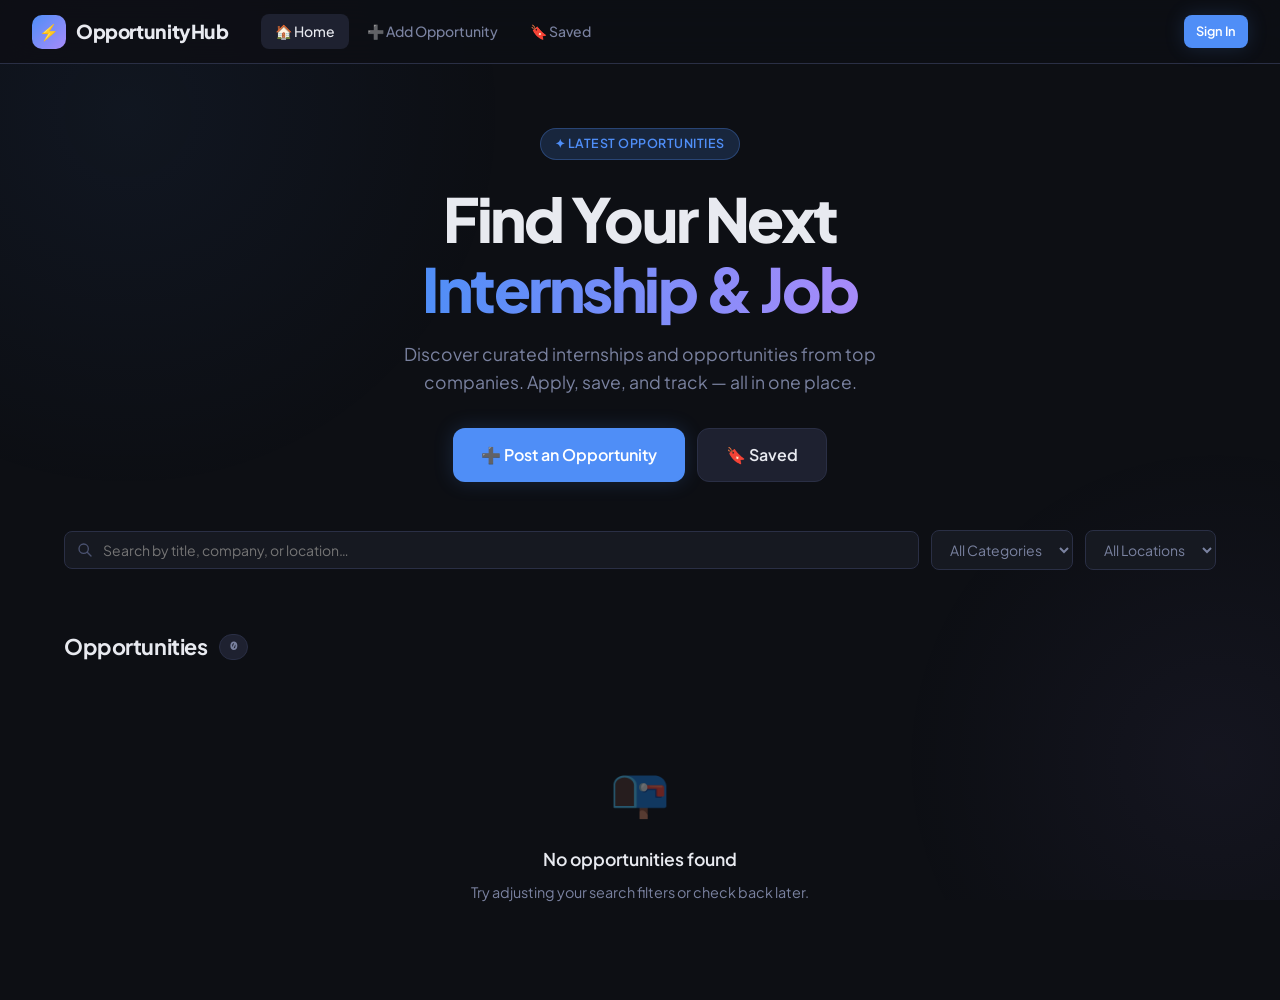
<file: frontend/index.html>
<!DOCTYPE html>
<html lang="en">
<head>
  <meta charset="UTF-8" />
  <meta name="viewport" content="width=device-width, initial-scale=1.0" />
  <title>OpportunityHub — Find Your Next Internship</title>
  <link rel="stylesheet" href="css/style.css" />
</head>
<body>
  <!-- Background glow effect -->
  <div class="glow-bg"></div>

  <!-- Navbar injected by JS -->

  <div class="page-content">
    <!-- ── Hero ── -->
    <section class="hero container">
      <div class="hero-badge">✦ Latest Opportunities</div>
      <h1>
        Find Your Next<br/>
        <span class="gradient">Internship & Job</span>
      </h1>
      <p>
        Discover curated internships and opportunities from top companies.
        Apply, save, and track — all in one place.
      </p>
      <div class="hero-actions">
        <a href="add.html" class="btn btn-primary btn-lg">➕ Post an Opportunity</a>
        <a href="saved.html" class="btn btn-secondary btn-lg">🔖 Saved</a>
      </div>
    </section>

    <!-- ── Filter Bar ── -->
    <div class="container">
      <div class="filter-bar">
        <input
          type="text"
          class="search-input"
          id="searchInput"
          placeholder="Search by title, company, or location…"
          oninput="filterOpportunities()"
        />
        <select class="filter-select" id="categoryFilter" onchange="filterOpportunities()">
          <option value="">All Categories</option>
          <option>Engineering</option>
          <option>Design</option>
          <option>Marketing</option>
          <option>Finance</option>
          <option>Management</option>
          <option>Data Science</option>
          <option>Other</option>
        </select>
        <select class="filter-select" id="locationFilter" onchange="filterOpportunities()">
          <option value="">All Locations</option>
          <option>Remote</option>
          <option>On-site</option>
          <option>Hybrid</option>
        </select>
      </div>

      <!-- ── Opportunities Grid ── -->
      <section class="section">
        <div class="section-title">
          Opportunities
          <span class="count" id="countLabel">—</span>
        </div>
        <div class="cards-grid" id="opportunitiesGrid">
          <!-- Skeleton placeholders while loading -->
          <div class="card" style="height:200px;">
            <div class="skeleton" style="width:60%;height:20px;margin-bottom:10px;"></div>
            <div class="skeleton" style="width:40%;height:14px;margin-bottom:18px;"></div>
            <div class="skeleton" style="width:100%;height:12px;margin-bottom:8px;"></div>
            <div class="skeleton" style="width:80%;height:12px;"></div>
          </div>
          <div class="card" style="height:200px;">
            <div class="skeleton" style="width:55%;height:20px;margin-bottom:10px;"></div>
            <div class="skeleton" style="width:45%;height:14px;margin-bottom:18px;"></div>
            <div class="skeleton" style="width:100%;height:12px;margin-bottom:8px;"></div>
            <div class="skeleton" style="width:70%;height:12px;"></div>
          </div>
          <div class="card" style="height:200px;">
            <div class="skeleton" style="width:65%;height:20px;margin-bottom:10px;"></div>
            <div class="skeleton" style="width:35%;height:14px;margin-bottom:18px;"></div>
            <div class="skeleton" style="width:100%;height:12px;margin-bottom:8px;"></div>
            <div class="skeleton" style="width:85%;height:12px;"></div>
          </div>
        </div>
      </section>
    </div>
  </div>

  <script src="js/utils.js"></script>
  <script src="js/index.js"></script>
</body>
</html>
</file>
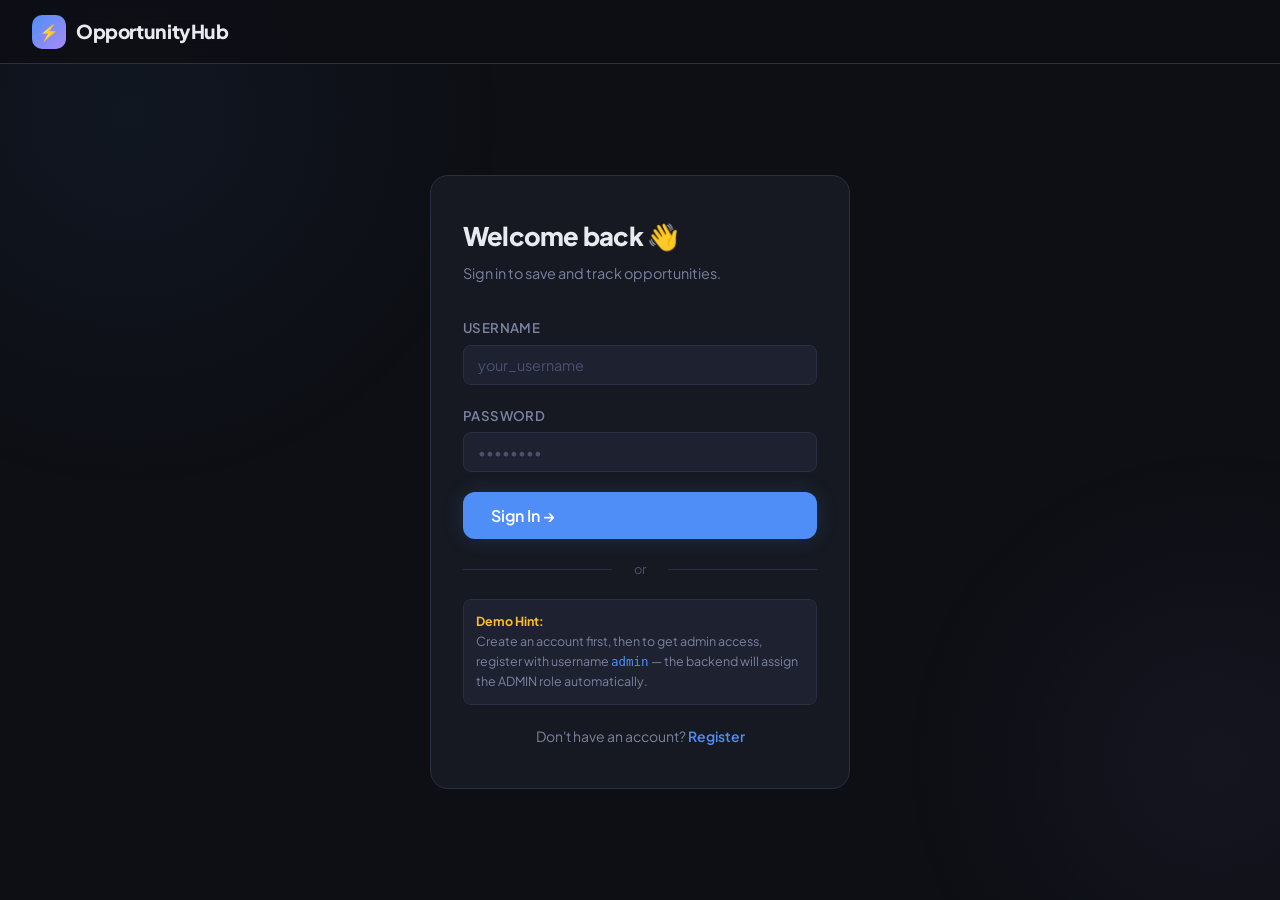
<file: frontend/add.html>
<!DOCTYPE html>
<html lang="en">
<head>
  <meta charset="UTF-8" />
  <meta name="viewport" content="width=device-width, initial-scale=1.0" />
  <title>Add Opportunity — OpportunityHub</title>
  <link rel="stylesheet" href="css/style.css" />
</head>
<body>
  <div class="glow-bg"></div>

  <!-- Navbar injected by JS -->

  <div class="page-content container">
    <div class="page-header">
      <h1>Post an <span class="highlight">Opportunity</span></h1>
      <p>Share an internship or job with the community. Your post will be reviewed by an admin before publishing.</p>
    </div>

    <div class="form-card" style="max-width:640px;">
      <form id="addForm" novalidate>

        <div class="form-row">
          <div class="form-group">
            <label for="title">Job Title *</label>
            <input type="text" id="title" placeholder="e.g. Frontend Intern" required />
            <div class="form-error" id="titleError">Title is required</div>
          </div>
          <div class="form-group">
            <label for="company">Company *</label>
            <input type="text" id="company" placeholder="e.g. Google" required />
            <div class="form-error" id="companyError">Company is required</div>
          </div>
        </div>

        <div class="form-row">
          <div class="form-group">
            <label for="location">Location *</label>
            <input type="text" id="location" placeholder="e.g. Remote / Hyderabad" required />
            <div class="form-error" id="locationError">Location is required</div>
          </div>
          <div class="form-group">
            <label for="category">Category</label>
            <select id="category">
              <option value="">Select category</option>
              <option>Engineering</option>
              <option>Design</option>
              <option>Marketing</option>
              <option>Finance</option>
              <option>Management</option>
              <option>Data Science</option>
              <option>Other</option>
            </select>
          </div>
        </div>

        <div class="form-row">
          <div class="form-group">
            <label for="stipend">Stipend / Salary</label>
            <input type="text" id="stipend" placeholder="e.g. ₹15,000/month" />
          </div>
          <div class="form-group">
            <label for="duration">Duration</label>
            <input type="text" id="duration" placeholder="e.g. 3 months" />
          </div>
        </div>

        <div class="form-group">
          <label for="link">Application Link *</label>
          <input type="url" id="link" placeholder="https://example.com/apply" required />
          <div class="form-error" id="linkError">Please enter a valid URL</div>
        </div>

        <div class="form-group">
          <label for="description">Description</label>
          <textarea id="description" placeholder="Brief description of the role, requirements, perks…"></textarea>
        </div>

        <div id="formMessage" style="margin-bottom:1rem;display:none;"></div>

        <button type="submit" class="btn btn-primary btn-lg" style="width:100%;" id="submitBtn">
          🚀 Submit Opportunity
        </button>

        <p style="margin-top:1rem;font-size:0.8rem;color:var(--text-dim);text-align:center;">
          Your submission will be reviewed by an admin and published once approved.
        </p>
      </form>
    </div>
  </div>

  <script src="js/utils.js"></script>
  <script src="js/add.js"></script>
</body>
</html>
</file>
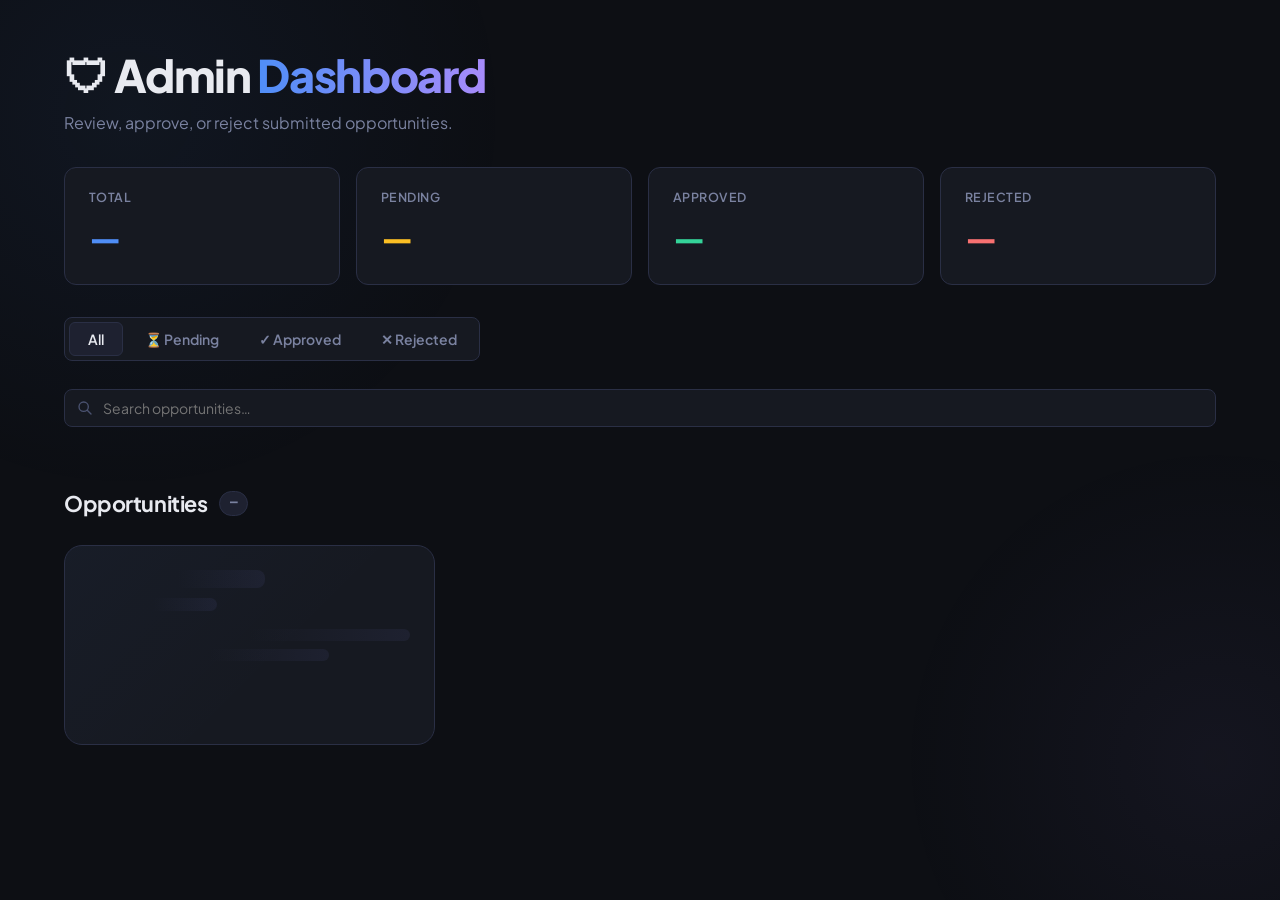
<file: frontend/admin.html>
<!DOCTYPE html>
<html lang="en">
<head>
  <meta charset="UTF-8" />
  <meta name="viewport" content="width=device-width, initial-scale=1.0" />
  <title>Admin Dashboard — OpportunityHub</title>
  <link rel="stylesheet" href="css/style.css" />
</head>
<body>
  <div class="glow-bg"></div>

  <!-- Navbar injected by JS -->

  <div class="page-content container">
    <div class="page-header">
      <h1>🛡 Admin <span class="highlight">Dashboard</span></h1>
      <p>Review, approve, or reject submitted opportunities.</p>
    </div>

    <!-- Stats Row -->
    <div class="stats-row" id="statsRow">
      <div class="stat-card accent">
        <div class="stat-label">Total</div>
        <div class="stat-value" id="statTotal">—</div>
      </div>
      <div class="stat-card yellow">
        <div class="stat-label">Pending</div>
        <div class="stat-value" id="statPending">—</div>
      </div>
      <div class="stat-card green">
        <div class="stat-label">Approved</div>
        <div class="stat-value" id="statApproved">—</div>
      </div>
      <div class="stat-card red">
        <div class="stat-label">Rejected</div>
        <div class="stat-value" id="statRejected">—</div>
      </div>
    </div>

    <!-- Tab switcher -->
    <div class="tabs">
      <button class="tab-btn active" onclick="switchTab('all', this)">All</button>
      <button class="tab-btn" onclick="switchTab('PENDING', this)">⏳ Pending</button>
      <button class="tab-btn" onclick="switchTab('APPROVED', this)">✓ Approved</button>
      <button class="tab-btn" onclick="switchTab('REJECTED', this)">✕ Rejected</button>
    </div>

    <!-- Search -->
    <div class="filter-bar">
      <input
        type="text"
        class="search-input"
        id="adminSearch"
        placeholder="Search opportunities…"
        oninput="filterAdmin()"
      />
    </div>

    <!-- Grid -->
    <section class="section">
      <div class="section-title">
        Opportunities
        <span class="count" id="adminCount">—</span>
      </div>
      <div class="cards-grid" id="adminGrid">
        <!-- Skeleton -->
        <div class="card" style="height:200px;">
          <div class="skeleton" style="width:55%;height:18px;margin-bottom:10px;"></div>
          <div class="skeleton" style="width:40%;height:13px;margin-bottom:18px;"></div>
          <div class="skeleton" style="width:100%;height:12px;margin-bottom:8px;"></div>
          <div class="skeleton" style="width:75%;height:12px;"></div>
        </div>
      </div>
    </section>
  </div>

  <script src="js/utils.js"></script>
  <script src="js/admin.js"></script>
</body>
</html>
</file>
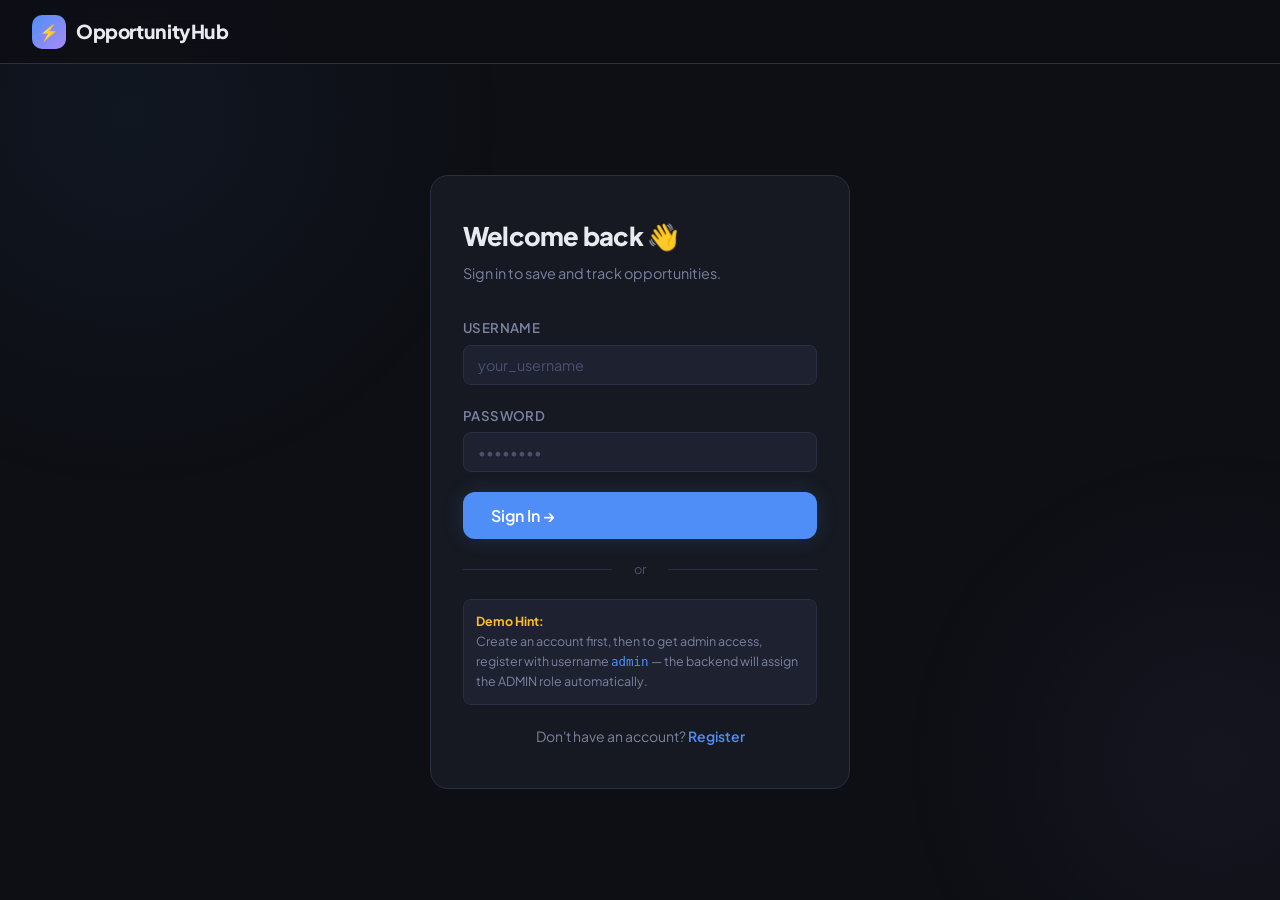
<file: frontend/login.html>
<!DOCTYPE html>
<html lang="en">
<head>
  <meta charset="UTF-8" />
  <meta name="viewport" content="width=device-width, initial-scale=1.0" />
  <title>Sign In — OpportunityHub</title>
  <link rel="stylesheet" href="css/style.css" />
</head>
<body>
  <div class="glow-bg"></div>

  <!-- Minimal navbar -->
  <nav class="navbar">
    <a href="index.html" class="nav-brand">
      <div class="logo-icon">⚡</div>
      OpportunityHub
    </a>
  </nav>

  <div class="page-content auth-wrapper">

    <!-- Login Card -->
    <div id="loginSection" class="auth-card">
      <h2>Welcome back 👋</h2>
      <p class="auth-sub">Sign in to save and track opportunities.</p>

        <form id="loginForm" autocomplete="off" onsubmit="event.preventDefault(); handleLogin();">
            <div class="form-group">
                <label for="loginUsername">Username</label>
                <input type="text" id="loginUsername" name="loginUsername" placeholder="your_username" autocomplete="off" />
                <div class="form-error" id="loginUsernameError">Username is required</div>
            </div>

            <div class="form-group">
                <label for="loginPassword">Password</label>
                <input type="password" id="loginPassword" name="loginPassword" placeholder="••••••••" autocomplete="new-password" />
                <div class="form-error" id="loginPasswordError">Password is required</div>
            </div>

            <div id="loginError" style="display:none;padding:10px 14px;background:rgba(248,113,113,0.1);color:var(--red);border:1px solid rgba(248,113,113,0.3);border-radius:var(--radius-sm);font-size:0.85rem;margin-bottom:1rem;"></div>

            <button type="submit" class="btn btn-primary btn-lg" style="width:100%;" id="loginBtn">
                Sign In →
            </button>
        </form>

      <div class="auth-divider">or</div>

      <!-- Admin hint for the demo -->
      <div style="background:var(--bg-card2);border:1px solid var(--border);border-radius:var(--radius-sm);padding:12px;font-size:0.78rem;color:var(--text-muted);margin-bottom:1rem;line-height:1.6;">
        <strong style="color:var(--yellow);">Demo Hint:</strong><br/>
        Create an account first, then to get admin access, register with username <code style="color:var(--accent);">admin</code> — the backend will assign the ADMIN role automatically.
      </div>

      <p class="auth-switch">
        Don't have an account?
        <a href="#" onclick="showRegister()" style="color:var(--accent);font-weight:600;">Register</a>
      </p>
    </div>

    <!-- Register Card (hidden by default) -->
    <div id="registerSection" class="auth-card" style="display:none;">
      <h2>Create account ✦</h2>
      <p class="auth-sub">Join OpportunityHub to save and post opportunities.</p>

      <div class="form-group">
        <label for="regUsername">Username *</label>
        <input type="text" id="regUsername" placeholder="choose_a_username" autocomplete="username" />
        <div class="form-error" id="regUsernameError">Username is required</div>
      </div>

      <div class="form-group">
        <label for="regEmail">Email *</label>
        <input type="email" id="regEmail" placeholder="you@example.com" autocomplete="email" />
        <div class="form-error" id="regEmailError">Valid email is required</div>
      </div>

      <div class="form-group">
        <label for="regPassword">Password *</label>
        <input type="password" id="regPassword" placeholder="min 6 characters" autocomplete="new-password" />
        <div class="form-error" id="regPasswordError">Password must be at least 6 characters</div>
      </div>

      <div class="form-group">
        <label for="regConfirm">Confirm Password *</label>
        <input type="password" id="regConfirm" placeholder="repeat password" autocomplete="new-password" />
        <div class="form-error" id="regConfirmError">Passwords do not match</div>
      </div>

      <div id="regError"   style="display:none;padding:10px 14px;background:rgba(248,113,113,0.1);color:var(--red);border:1px solid rgba(248,113,113,0.3);border-radius:var(--radius-sm);font-size:0.85rem;margin-bottom:1rem;"></div>
      <div id="regSuccess" style="display:none;padding:10px 14px;background:rgba(52,211,153,0.1);color:var(--green);border:1px solid rgba(52,211,153,0.3);border-radius:var(--radius-sm);font-size:0.85rem;margin-bottom:1rem;"></div>

      <button class="btn btn-primary btn-lg" style="width:100%;" onclick="handleRegister()" id="regBtn">
        Create Account →
      </button>

      <p class="auth-switch">
        Already have an account?
        <a href="#" onclick="showLogin()" style="color:var(--accent);font-weight:600;">Sign In</a>
      </p>
    </div>

  </div>

  <script src="js/utils.js"></script>
  <script src="js/login.js"></script>
</body>
</html>
</file>
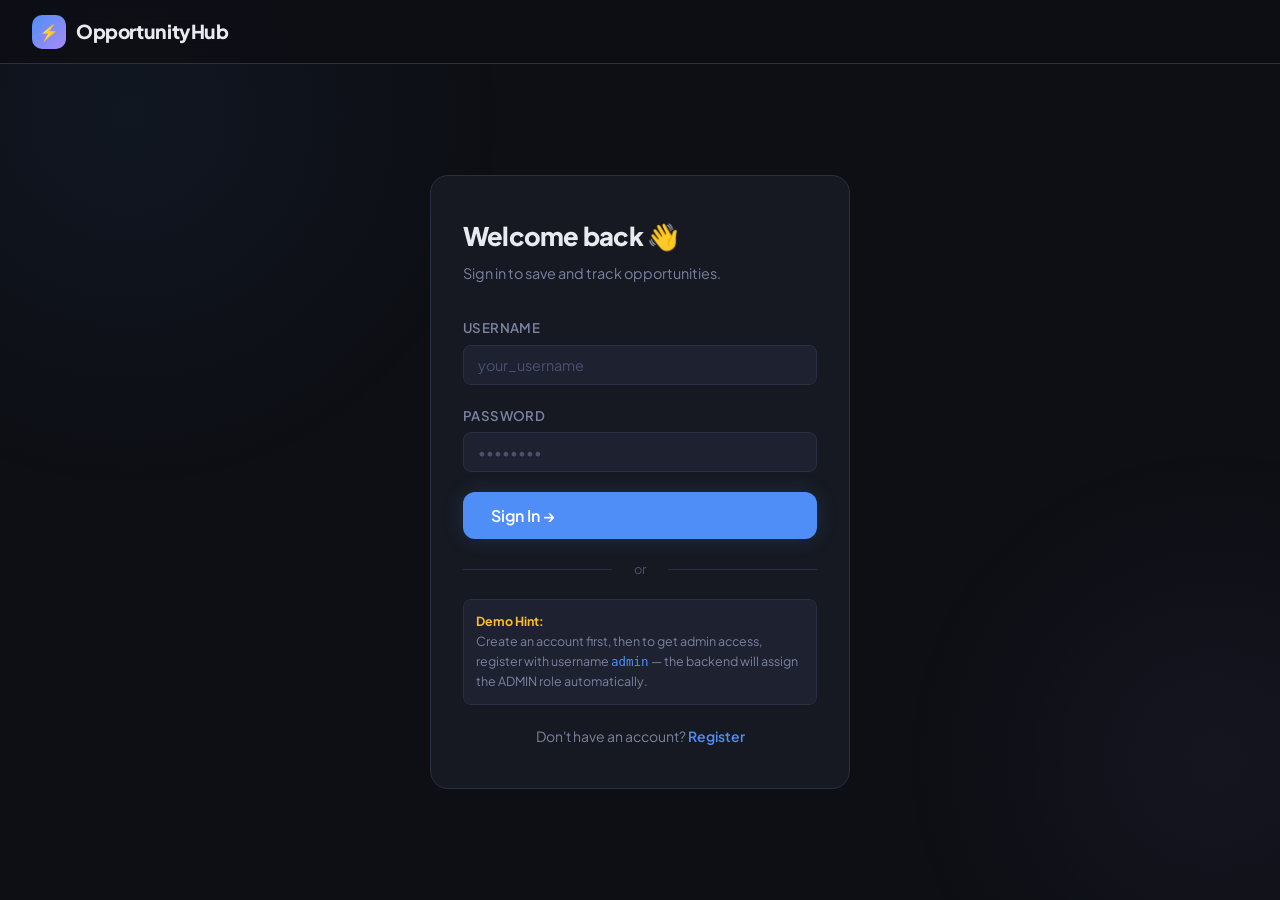
<file: frontend/saved.html>
<!DOCTYPE html>
<html lang="en">
<head>
  <meta charset="UTF-8" />
  <meta name="viewport" content="width=device-width, initial-scale=1.0" />
  <title>Saved Opportunities — OpportunityHub</title>
  <link rel="stylesheet" href="css/style.css" />
</head>
<body>
  <div class="glow-bg"></div>

  <!-- Navbar injected by JS -->

  <div class="page-content container">
    <div class="page-header">
      <h1>🔖 Saved <span class="highlight">Opportunities</span></h1>
      <p>All the internships and jobs you've bookmarked, in one place.</p>
    </div>

    <div class="filter-bar">
      <input
        type="text"
        class="search-input"
        id="searchInput"
        placeholder="Search saved opportunities…"
        oninput="filterSaved()"
      />
    </div>

    <section class="section">
      <div class="section-title">
        Bookmarked
        <span class="count" id="countLabel">—</span>
      </div>
      <div class="cards-grid" id="savedGrid">
        <!-- Filled by JS -->
        <div class="card" style="height:180px;">
          <div class="skeleton" style="width:60%;height:18px;margin-bottom:10px;"></div>
          <div class="skeleton" style="width:40%;height:13px;margin-bottom:18px;"></div>
          <div class="skeleton" style="width:100%;height:12px;margin-bottom:8px;"></div>
          <div class="skeleton" style="width:70%;height:12px;"></div>
        </div>
      </div>
    </section>
  </div>

  <script src="js/utils.js"></script>
  <script src="js/saved.js"></script>
</body>
</html>
</file>
<file: frontend/css/style.css>
/* ============================================================
   OpportunityHub — Main Stylesheet
   Design: Clean & Modern with teal/indigo accent palette
   Font: Clash Display (headings) + Satoshi (body)
   ============================================================ */

@import url('https://fonts.googleapis.com/css2?family=Plus+Jakarta+Sans:wght@300;400;500;600;700;800&family=DM+Mono:wght@400;500&display=swap');

/* ── CSS Variables ── */
:root {
  --bg:          #0d0f14;
  --bg-card:     #161921;
  --bg-card2:    #1e2130;
  --border:      #2a2f45;
  --border-hover:#3a4060;
  --text:        #e8eaf0;
  --text-muted:  #7a82a0;
  --text-dim:    #4a5270;

  --accent:      #4f8ef7;         /* blue */
  --accent-glow: rgba(79,142,247,0.18);
  --green:       #34d399;
  --green-glow:  rgba(52,211,153,0.18);
  --red:         #f87171;
  --red-glow:    rgba(248,113,113,0.18);
  --yellow:      #fbbf24;
  --yellow-glow: rgba(251,191,36,0.18);
  --purple:      #a78bfa;

  --radius:      12px;
  --radius-sm:   8px;
  --radius-lg:   18px;
  --shadow:      0 4px 24px rgba(0,0,0,0.4);
  --shadow-card: 0 2px 12px rgba(0,0,0,0.3);

  --font:        'Plus Jakarta Sans', sans-serif;
  --font-mono:   'DM Mono', monospace;

  --nav-h:       64px;
  --transition:  0.2s ease;
}

/* ── Reset & Base ── */
*, *::before, *::after { box-sizing: border-box; margin: 0; padding: 0; }

html { scroll-behavior: smooth; }

body {
  font-family: var(--font);
  background: var(--bg);
  color: var(--text);
  min-height: 100vh;
  line-height: 1.6;
  -webkit-font-smoothing: antialiased;
}

a { color: var(--accent); text-decoration: none; }
a:hover { text-decoration: underline; }

img { max-width: 100%; display: block; }

/* ── Scrollbar ── */
::-webkit-scrollbar { width: 6px; }
::-webkit-scrollbar-track { background: var(--bg); }
::-webkit-scrollbar-thumb { background: var(--border); border-radius: 3px; }

/* ── Navbar ── */
.navbar {
  position: sticky;
  top: 0;
  z-index: 100;
  height: var(--nav-h);
  background: rgba(13,15,20,0.85);
  backdrop-filter: blur(16px);
  border-bottom: 1px solid var(--border);
  display: flex;
  align-items: center;
  padding: 0 2rem;
  gap: 2rem;
}

.nav-brand {
  display: flex;
  align-items: center;
  gap: 10px;
  font-size: 1.2rem;
  font-weight: 800;
  color: var(--text);
  text-decoration: none;
  letter-spacing: -0.02em;
  white-space: nowrap;
}

.nav-brand .logo-icon {
  width: 34px;
  height: 34px;
  background: linear-gradient(135deg, var(--accent), var(--purple));
  border-radius: 10px;
  display: grid;
  place-items: center;
  font-size: 1rem;
}

.nav-links {
  display: flex;
  align-items: center;
  gap: 0.25rem;
  flex: 1;
}

.nav-links a {
  padding: 6px 14px;
  border-radius: var(--radius-sm);
  font-size: 0.875rem;
  font-weight: 500;
  color: var(--text-muted);
  text-decoration: none;
  transition: all var(--transition);
}

.nav-links a:hover,
.nav-links a.active {
  color: var(--text);
  background: var(--bg-card2);
}

.nav-actions {
  display: flex;
  align-items: center;
  gap: 0.75rem;
  margin-left: auto;
}

.nav-user {
  display: flex;
  align-items: center;
  gap: 8px;
  font-size: 0.85rem;
  color: var(--text-muted);
  padding: 6px 12px;
  background: var(--bg-card);
  border-radius: 50px;
  border: 1px solid var(--border);
}

.nav-user .avatar {
  width: 24px;
  height: 24px;
  border-radius: 50%;
  background: linear-gradient(135deg, var(--accent), var(--purple));
  display: grid;
  place-items: center;
  font-size: 0.7rem;
  font-weight: 700;
  color: white;
}

/* ── Container ── */
.container {
  max-width: 1200px;
  margin: 0 auto;
  padding: 0 1.5rem;
}

/* ── Page Header ── */
.page-header {
  padding: 3rem 0 2rem;
}

.page-header h1 {
  font-size: clamp(1.8rem, 4vw, 2.8rem);
  font-weight: 800;
  letter-spacing: -0.03em;
  color: var(--text);
  line-height: 1.2;
}

.page-header p {
  color: var(--text-muted);
  margin-top: 0.5rem;
  font-size: 1rem;
}

.page-header .highlight {
  background: linear-gradient(90deg, var(--accent), var(--purple));
  -webkit-background-clip: text;
  -webkit-text-fill-color: transparent;
  background-clip: text;
}

/* ── Buttons ── */
.btn {
  display: inline-flex;
  align-items: center;
  gap: 7px;
  padding: 9px 18px;
  border-radius: var(--radius-sm);
  font-family: var(--font);
  font-size: 0.875rem;
  font-weight: 600;
  cursor: pointer;
  border: none;
  outline: none;
  transition: all var(--transition);
  text-decoration: none;
  white-space: nowrap;
}

.btn:hover { transform: translateY(-1px); text-decoration: none; }
.btn:active { transform: translateY(0); }

.btn-primary {
  background: var(--accent);
  color: white;
  box-shadow: 0 0 20px var(--accent-glow);
}
.btn-primary:hover { background: #6aa0f8; box-shadow: 0 0 28px var(--accent-glow); }

.btn-secondary {
  background: var(--bg-card2);
  color: var(--text);
  border: 1px solid var(--border);
}
.btn-secondary:hover { border-color: var(--border-hover); background: #252a3a; }

.btn-success {
  background: var(--green);
  color: #021a0d;
  box-shadow: 0 0 20px var(--green-glow);
}
.btn-success:hover { background: #50e3b0; }

.btn-danger {
  background: var(--red);
  color: #1a0202;
  box-shadow: 0 0 20px var(--red-glow);
}
.btn-danger:hover { background: #f99292; }

.btn-ghost {
  background: transparent;
  color: var(--text-muted);
  border: 1px solid var(--border);
}
.btn-ghost:hover { color: var(--text); border-color: var(--border-hover); background: var(--bg-card); }

.btn-sm {
  padding: 6px 12px;
  font-size: 0.8rem;
}

.btn-lg {
  padding: 13px 28px;
  font-size: 1rem;
  border-radius: var(--radius);
}

/* ── Cards ── */
.card {
  background: var(--bg-card);
  border: 1px solid var(--border);
  border-radius: var(--radius-lg);
  padding: 1.5rem;
  transition: all var(--transition);
  position: relative;
  overflow: hidden;
}

.card:hover {
  border-color: var(--border-hover);
  box-shadow: var(--shadow-card);
  transform: translateY(-2px);
}

.card::before {
  content: '';
  position: absolute;
  inset: 0;
  background: linear-gradient(135deg, rgba(79,142,247,0.03) 0%, transparent 60%);
  pointer-events: none;
}

/* Opportunity Card */
.opp-card {
  display: flex;
  flex-direction: column;
  gap: 1rem;
}

.opp-card-header {
  display: flex;
  align-items: flex-start;
  justify-content: space-between;
  gap: 1rem;
}

.opp-card-info h3 {
  font-size: 1.05rem;
  font-weight: 700;
  color: var(--text);
  letter-spacing: -0.01em;
  line-height: 1.3;
}

.opp-card-info .company {
  font-size: 0.875rem;
  color: var(--accent);
  font-weight: 500;
  margin-top: 3px;
}

.opp-card-badges {
  display: flex;
  flex-wrap: wrap;
  gap: 6px;
  margin-top: 0.75rem;
}

.badge {
  display: inline-flex;
  align-items: center;
  gap: 5px;
  padding: 4px 10px;
  border-radius: 50px;
  font-size: 0.75rem;
  font-weight: 500;
  border: 1px solid;
}

.badge-location {
  color: var(--text-muted);
  border-color: var(--border);
  background: var(--bg-card2);
}

.badge-category {
  color: var(--purple);
  border-color: rgba(167,139,250,0.3);
  background: rgba(167,139,250,0.08);
}

.badge-stipend {
  color: var(--green);
  border-color: rgba(52,211,153,0.3);
  background: rgba(52,211,153,0.08);
}

.badge-duration {
  color: var(--yellow);
  border-color: rgba(251,191,36,0.3);
  background: rgba(251,191,36,0.08);
}

.status-badge {
  font-size: 0.7rem;
  font-weight: 700;
  padding: 3px 10px;
  border-radius: 50px;
  text-transform: uppercase;
  letter-spacing: 0.05em;
  border: 1px solid;
  flex-shrink: 0;
}
.status-pending  { color: var(--yellow); border-color: rgba(251,191,36,0.3); background: rgba(251,191,36,0.08); }
.status-approved { color: var(--green);  border-color: rgba(52,211,153,0.3); background: rgba(52,211,153,0.08); }
.status-rejected { color: var(--red);    border-color: rgba(248,113,113,0.3);background: rgba(248,113,113,0.08); }

.opp-card-footer {
  display: flex;
  align-items: center;
  justify-content: space-between;
  gap: 0.75rem;
  padding-top: 0.75rem;
  border-top: 1px solid var(--border);
  flex-wrap: wrap;
}

.opp-card-footer .date {
  font-size: 0.75rem;
  color: var(--text-dim);
  font-family: var(--font-mono);
}

.opp-card-footer .actions {
  display: flex;
  gap: 0.5rem;
}

/* ── Grid ── */
.cards-grid {
  display: grid;
  grid-template-columns: repeat(auto-fill, minmax(320px, 1fr));
  gap: 1.25rem;
}

/* ── Forms ── */
.form-card {
  background: var(--bg-card);
  border: 1px solid var(--border);
  border-radius: var(--radius-lg);
  padding: 2rem;
  max-width: 560px;
  margin: 0 auto;
}

.form-group {
  margin-bottom: 1.25rem;
}

.form-group label {
  display: block;
  font-size: 0.83rem;
  font-weight: 600;
  color: var(--text-muted);
  margin-bottom: 6px;
  letter-spacing: 0.03em;
  text-transform: uppercase;
}

.form-group input,
.form-group select,
.form-group textarea {
  width: 100%;
  padding: 10px 14px;
  background: var(--bg-card2);
  border: 1px solid var(--border);
  border-radius: var(--radius-sm);
  color: var(--text);
  font-family: var(--font);
  font-size: 0.9rem;
  outline: none;
  transition: border-color var(--transition), box-shadow var(--transition);
}

.form-group input:focus,
.form-group select:focus,
.form-group textarea:focus {
  border-color: var(--accent);
  box-shadow: 0 0 0 3px var(--accent-glow);
}

.form-group input::placeholder,
.form-group textarea::placeholder {
  color: var(--text-dim);
}

.form-group textarea { resize: vertical; min-height: 90px; }

.form-row {
  display: grid;
  grid-template-columns: 1fr 1fr;
  gap: 1rem;
}

.form-error {
  color: var(--red);
  font-size: 0.8rem;
  margin-top: 5px;
  display: none;
}

.form-error.show { display: block; }

/* ── Stats Bar (admin) ── */
.stats-row {
  display: grid;
  grid-template-columns: repeat(auto-fit, minmax(180px, 1fr));
  gap: 1rem;
  margin-bottom: 2rem;
}

.stat-card {
  background: var(--bg-card);
  border: 1px solid var(--border);
  border-radius: var(--radius);
  padding: 1.25rem 1.5rem;
}

.stat-card .stat-label {
  font-size: 0.78rem;
  color: var(--text-muted);
  font-weight: 600;
  text-transform: uppercase;
  letter-spacing: 0.04em;
}

.stat-card .stat-value {
  font-size: 2rem;
  font-weight: 800;
  letter-spacing: -0.03em;
  margin-top: 4px;
}

.stat-card.accent .stat-value { color: var(--accent); }
.stat-card.green  .stat-value { color: var(--green); }
.stat-card.red    .stat-value { color: var(--red); }
.stat-card.yellow .stat-value { color: var(--yellow); }

/* ── Filter Bar ── */
.filter-bar {
  display: flex;
  align-items: center;
  gap: 0.75rem;
  margin-bottom: 1.75rem;
  flex-wrap: wrap;
}

.search-input {
  flex: 1;
  min-width: 200px;
  padding: 9px 14px 9px 38px;
  background: var(--bg-card);
  border: 1px solid var(--border);
  border-radius: var(--radius-sm);
  color: var(--text);
  font-family: var(--font);
  font-size: 0.875rem;
  outline: none;
  transition: border-color var(--transition);
  background-image: url("data:image/svg+xml,%3Csvg xmlns='http://www.w3.org/2000/svg' fill='none' viewBox='0 0 24 24' stroke='%234a5270'%3E%3Cpath stroke-linecap='round' stroke-linejoin='round' stroke-width='2' d='M21 21l-6-6m2-5a7 7 0 11-14 0 7 7 0 0114 0z'/%3E%3C/svg%3E");
  background-repeat: no-repeat;
  background-size: 16px;
  background-position: 12px center;
}
.search-input:focus { border-color: var(--accent); }

.filter-select {
  padding: 9px 14px;
  background: var(--bg-card);
  border: 1px solid var(--border);
  border-radius: var(--radius-sm);
  color: var(--text-muted);
  font-family: var(--font);
  font-size: 0.875rem;
  outline: none;
  cursor: pointer;
}

/* ── Toast Notifications ── */
#toast-container {
  position: fixed;
  bottom: 1.5rem;
  right: 1.5rem;
  display: flex;
  flex-direction: column;
  gap: 0.5rem;
  z-index: 9999;
}

.toast {
  padding: 12px 18px;
  border-radius: var(--radius-sm);
  font-size: 0.875rem;
  font-weight: 500;
  display: flex;
  align-items: center;
  gap: 8px;
  animation: slideIn 0.3s ease, fadeOut 0.4s 2.6s ease forwards;
  box-shadow: var(--shadow);
  min-width: 260px;
  max-width: 360px;
  border: 1px solid;
}

.toast-success {
  background: rgba(52,211,153,0.1);
  color: var(--green);
  border-color: rgba(52,211,153,0.3);
}
.toast-error {
  background: rgba(248,113,113,0.1);
  color: var(--red);
  border-color: rgba(248,113,113,0.3);
}
.toast-info {
  background: rgba(79,142,247,0.1);
  color: var(--accent);
  border-color: rgba(79,142,247,0.3);
}

@keyframes slideIn {
  from { opacity: 0; transform: translateX(100%); }
  to   { opacity: 1; transform: translateX(0); }
}
@keyframes fadeOut {
  from { opacity: 1; }
  to   { opacity: 0; pointer-events: none; }
}

/* ── Hero Section ── */
.hero {
  padding: 4rem 0 3rem;
  text-align: center;
}

.hero-badge {
  display: inline-flex;
  align-items: center;
  gap: 6px;
  padding: 5px 14px;
  background: var(--accent-glow);
  border: 1px solid rgba(79,142,247,0.3);
  border-radius: 50px;
  font-size: 0.78rem;
  color: var(--accent);
  font-weight: 600;
  margin-bottom: 1.5rem;
  letter-spacing: 0.04em;
  text-transform: uppercase;
}

.hero h1 {
  font-size: clamp(2.2rem, 5vw, 3.8rem);
  font-weight: 800;
  letter-spacing: -0.04em;
  line-height: 1.15;
}

.hero h1 .gradient {
  background: linear-gradient(90deg, var(--accent) 0%, var(--purple) 100%);
  -webkit-background-clip: text;
  -webkit-text-fill-color: transparent;
  background-clip: text;
}

.hero p {
  color: var(--text-muted);
  font-size: 1.1rem;
  max-width: 540px;
  margin: 1rem auto 2rem;
}

.hero-actions {
  display: flex;
  gap: 0.75rem;
  justify-content: center;
  flex-wrap: wrap;
}

/* ── Section Divider ── */
.section {
  padding: 2rem 0;
}

.section-title {
  font-size: 1.35rem;
  font-weight: 700;
  letter-spacing: -0.02em;
  margin-bottom: 1.5rem;
  display: flex;
  align-items: center;
  gap: 0.75rem;
}

.section-title .count {
  font-size: 0.75rem;
  background: var(--bg-card2);
  color: var(--text-muted);
  border: 1px solid var(--border);
  padding: 2px 10px;
  border-radius: 50px;
  font-weight: 600;
  font-family: var(--font-mono);
}

/* ── Empty State ── */
.empty-state {
  text-align: center;
  padding: 4rem 2rem;
  color: var(--text-muted);
}

.empty-state .empty-icon {
  font-size: 3rem;
  margin-bottom: 1rem;
  opacity: 0.4;
}

.empty-state h3 {
  font-size: 1.1rem;
  font-weight: 600;
  color: var(--text);
  margin-bottom: 0.5rem;
}

.empty-state p {
  font-size: 0.9rem;
}

/* ── Loading Skeleton ── */
.skeleton {
  background: linear-gradient(90deg, var(--bg-card) 25%, var(--bg-card2) 50%, var(--bg-card) 75%);
  background-size: 200% 100%;
  animation: shimmer 1.5s infinite;
  border-radius: var(--radius-sm);
  height: 16px;
}

@keyframes shimmer {
  0%   { background-position: 200% 0; }
  100% { background-position: -200% 0; }
}

/* ── Tabs (Admin) ── */
.tabs {
  display: flex;
  gap: 0.25rem;
  background: var(--bg-card);
  border: 1px solid var(--border);
  border-radius: var(--radius-sm);
  padding: 4px;
  margin-bottom: 1.75rem;
  width: fit-content;
}

.tab-btn {
  padding: 7px 18px;
  border: none;
  background: transparent;
  color: var(--text-muted);
  font-family: var(--font);
  font-size: 0.875rem;
  font-weight: 600;
  border-radius: 6px;
  cursor: pointer;
  transition: all var(--transition);
}

.tab-btn.active {
  background: var(--bg-card2);
  color: var(--text);
  border: 1px solid var(--border);
}

.tab-btn:hover:not(.active) { color: var(--text); }

/* ── Responsive ── */
@media (max-width: 768px) {
  .navbar { padding: 0 1rem; gap: 0.75rem; }
  .nav-links { display: none; }
  .form-row { grid-template-columns: 1fr; }
  .cards-grid { grid-template-columns: 1fr; }
  .stats-row { grid-template-columns: repeat(2, 1fr); }
  .hero { padding: 2.5rem 0 2rem; }
  .filter-bar { flex-direction: column; align-items: stretch; }
  .search-input { min-width: 100%; }
}

@media (max-width: 480px) {
  .stats-row { grid-template-columns: 1fr; }
  .form-card { padding: 1.5rem 1.25rem; }
  .opp-card-footer { flex-direction: column; align-items: flex-start; }
}

/* ── Auth Page ── */
.auth-wrapper {
  min-height: calc(100vh - var(--nav-h));
  display: grid;
  place-items: center;
  padding: 2rem 1rem;
}

.auth-card {
  background: var(--bg-card);
  border: 1px solid var(--border);
  border-radius: var(--radius-lg);
  padding: 2.5rem 2rem;
  width: 100%;
  max-width: 420px;
}

.auth-card h2 {
  font-size: 1.6rem;
  font-weight: 800;
  letter-spacing: -0.03em;
  margin-bottom: 0.3rem;
}

.auth-card .auth-sub {
  color: var(--text-muted);
  font-size: 0.9rem;
  margin-bottom: 2rem;
}

.auth-divider {
  text-align: center;
  color: var(--text-dim);
  font-size: 0.8rem;
  margin: 1.25rem 0;
  position: relative;
}

.auth-divider::before,
.auth-divider::after {
  content: '';
  position: absolute;
  top: 50%;
  width: 42%;
  height: 1px;
  background: var(--border);
}
.auth-divider::before { left: 0; }
.auth-divider::after  { right: 0; }

.auth-switch {
  text-align: center;
  margin-top: 1.25rem;
  font-size: 0.875rem;
  color: var(--text-muted);
}

/* ── Glow background effect ── */
.glow-bg {
  position: fixed;
  inset: 0;
  pointer-events: none;
  z-index: 0;
  overflow: hidden;
}

.glow-bg::before {
  content: '';
  position: absolute;
  top: -30%;
  left: -20%;
  width: 60vw;
  height: 60vw;
  background: radial-gradient(circle, rgba(79,142,247,0.06) 0%, transparent 70%);
}

.glow-bg::after {
  content: '';
  position: absolute;
  bottom: -20%;
  right: -20%;
  width: 50vw;
  height: 50vw;
  background: radial-gradient(circle, rgba(167,139,250,0.05) 0%, transparent 70%);
}

.page-content {
  position: relative;
  z-index: 1;
}
</file>
